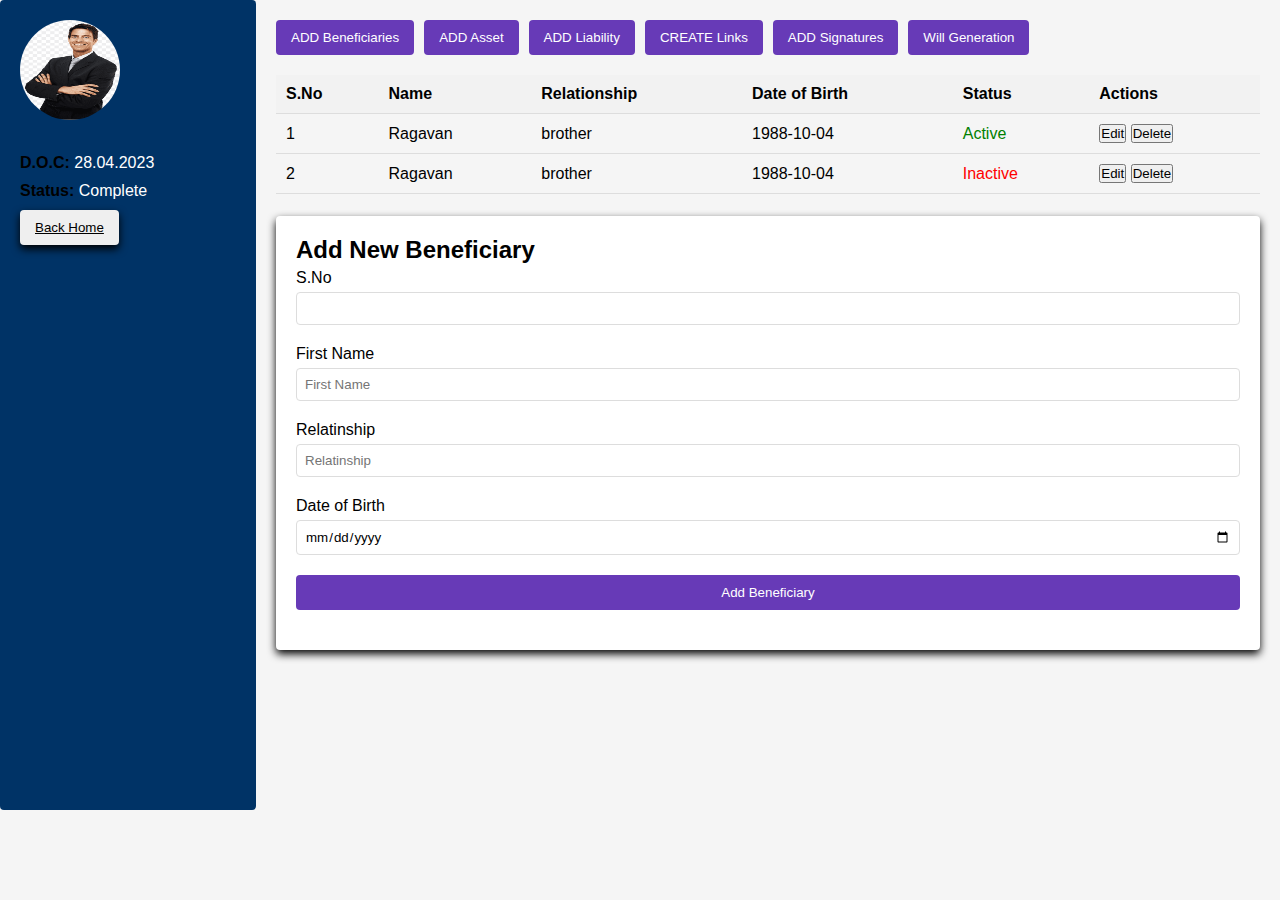
<file: index.html>
<!DOCTYPE html>
<html lang="en">
<head>
    <meta charset="UTF-8">
    <meta name="viewport" content="width=device-width, initial-scale=1.0">
    <title>Document</title>
    <link rel="stylesheet" href="style.css">
</head>
<body>
<!-- html -->
    <div class="menu">
        <div class="menu2">
            <img src="person1.png" alt="User">
            <p> <strong>D.O.C:</strong> 28.04.2023</p>
            <P> <strong>Status:</strong> Complete</P>
            <button><a href="index2.html">Back Home</a></button>
        </div>
    </div>

    <!-- content -->
    <div class="content">
        <div class="header">
            <button>ADD Beneficiaries</button>
            <button>ADD Asset</button>
            <button>ADD Liability</button>
            <button>CREATE Links</button>
            <button>ADD Signatures</button>
            <button>Will Generation</button>
        </div>

        <table>
            <thead>
                <tr>
                    <th>S.No</th>
                    <th>Name</th>
                    <th>Relationship</th>
                    <th>Date of Birth</th>
                    <th>Status</th>
                    <th>Actions</th>
                </tr>
            </thead>
            <tbody id="beneficiaryTable"></tbody>
        </table>

        <div class="container">
            <h2>Add New Beneficiary</h2>
            <div class="box">
                <label id="label1" >S.No</label>
                <input type="text" id="title" >
            </div>
            <div class="box">
                <label >First Name</label>
                <input type="text" id="firstName" placeholder="First Name">
            </div>
            <div class="box">
                <label >Relatinship</label>
                <input type="text" id="relationship" placeholder="Relatinship">
            </div>
            <div class="box">
                <label >Date of Birth</label>
                <input type="date" id="dateOfBirth">
            </div>
            <div class="box">
                <BUtton onclick="addBeneficiary()">Add Beneficiary</BUtton>
            </div>
            
        </div>
    </div>
<script src="script.js"></script>
</body>
</html>
</file>
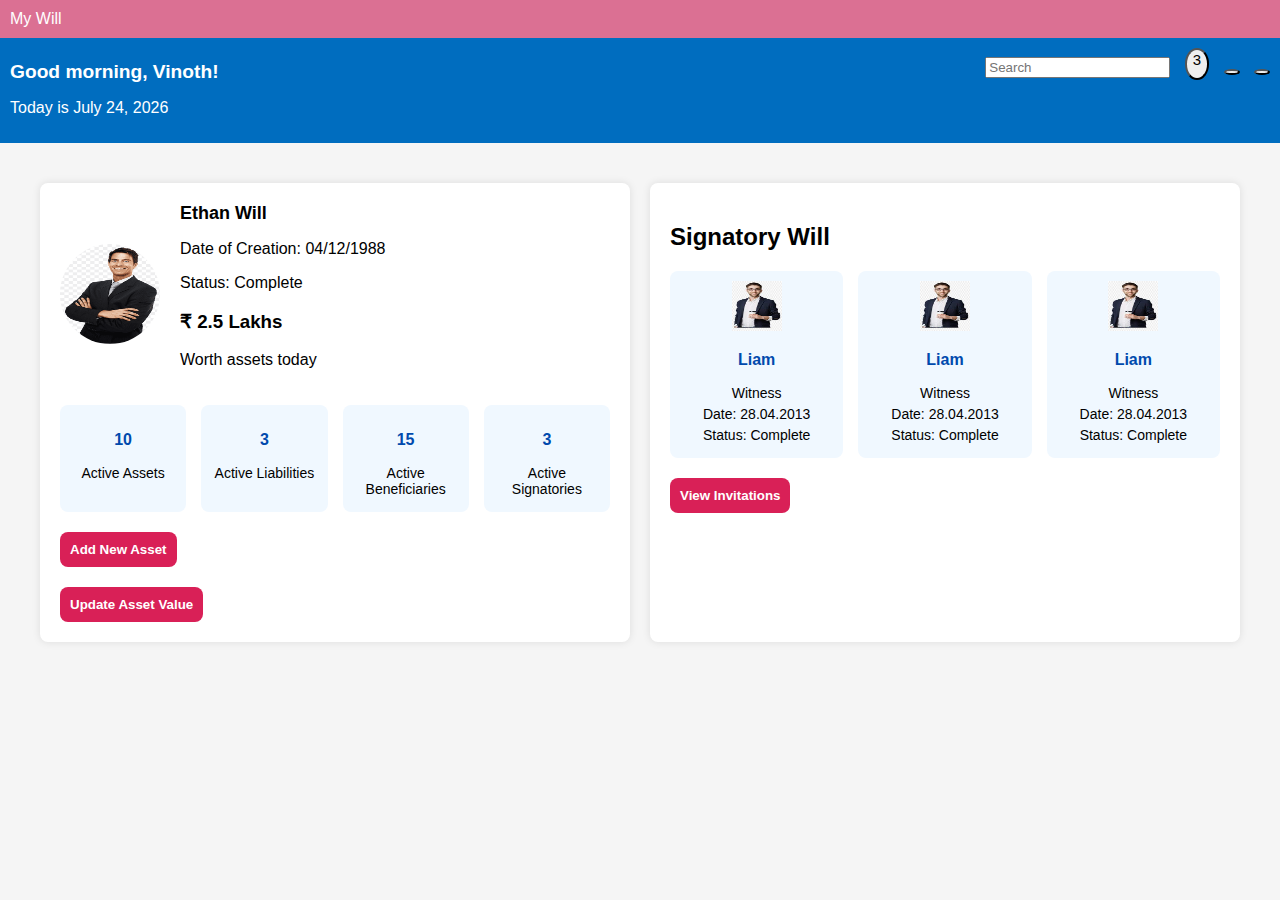
<file: index2.html>
<!DOCTYPE html>
<html lang="en">
<head>
<meta charset="UTF-8">
<meta name="viewport" content="width=device-width, initial-scale=1.0">
<title>My-Will Dashboard</title>
<link rel="stylesheet" href="https://cdnjs.cloudflare.com/ajax/libs/font-awesome/6.7.0/css/all.min.css" integrity="sha512-9xKTRVabjVeZmc+GUW8GgSmcREDunMM+Dt/GrzchfN8tkwHizc5RP4Ok/MXFFy5rIjJjzhndFScTceq5e6GvVQ==" crossorigin="anonymous" referrerpolicy="no-referrer" />
<link rel="stylesheet" href="style2.css">
</head>
<body>
  <div id="one">My Will</div>
  
<div class="first">
    <div class="box">
        <h1>Good morning, Vinoth!</h1>
        <p id="date">Today is August 27, 2018</p>
    </div>
  
  <div class="icons">
    <input type="text" class="Search" onkeyup="myFunction()" placeholder="Search" >
    <button class="icon"><i class="fas fa-bell"></i><sup>3</sup></button>
    <button class="icon"><i class="fas fa-cog" ></i></button>
    <button class="icon"><i class="fas fa-sign-in-alt"></i></button>
</div>
</div>

<!-- container -->
<div class="container">
  <div class="content">
    <div class="card">
      <div class="card-first">
        <img src="person1.png"  alt="Profile">
        <div>
          <h2>Ethan Will</h2>
          <p id="date">Date of Creation: 04/12/1988</p>
          <p id="status">Status: Complete</p>
          <h3 id="asset-value">₹ 2.5 Lakhs</h3>
          <p>Worth assets today</p>
        </div>
      </div>
      <div class="stats">
        <div class="box1">
          <h3 id="number">10</h3>
          <p>Active Assets</p>
        </div>
        <div class="box1">
          <h3 id="number1">3</h3>
          <p>Active Liabilities</p>
        </div>
        <div class="box1">
          <h3 id="number2">15</h3>
          <p>Active Beneficiaries</p>
        </div>
        <div class="box1">
          <h3 id="number3">3</h3>
          <p>Active Signatories</p>
        </div>
      </div>
      <button class="button1" id="demo" onclick="addNewAsset()">Add New Asset</button>
      <button class="button1" onclick="updateAssetvalue()">Update Asset Value</button>
    </div>

    <div class="card2">
      <h2>Signatory Will</h2>
      <div class="box2">
        <div class="box3" >
          <img src="person2.png" height="50px", width="50px" alt="User">
          <h3>Liam</h3>
          <p>Witness</p>
          <p>Date: 28.04.2013</p>
          <p>Status: Complete</p>
        </div>
        <div class="box3" >
          <img src="person2.png" height="50px", width="50px" alt="User">
          <h3>Liam</h3>
          <p>Witness</p>
          <p>Date: 28.04.2013</p>
          <p>Status: Complete</p>
        </div>
        <div class="box3" >
          <img src="person2.png" height="50px", width="50px" alt="User">
          <h3>Liam</h3>
          <p>Witness</p>
          <p>Date: 28.04.2013</p>
          <p>Status: Complete</p>
        </div>
      </div>
      <button class="button1" onclick="viewInvitations()">View Invitations</button>
    </div>
  </div>
</div>
<script src="script2.js"></script>

</body>
</html>
</file>
<file: style.css>
*{
    margin: 0;
    padding: 0;
    box-sizing: border-box;
    font-family: Arial, sans-serif;
}
body{
    display: flex;
    background-color: #f5f5f5;
}
.menu{
    background-color: #003366;
    color: #fff;
    height: 90vh;
    width: 20%;
    min-width: 245px;
    border-radius: 4px;

}
.menu2{
    padding: 20px;
}
.menu2 img{
    width: 100px;
    height: 100px;
    border-radius: 50%;
    margin-bottom: 20px;
}
.menu2 p{
    margin: 10px 0;
}
.menu2 strong{
    color: black;
}
.menu2 button{
    padding: 10px 15px;
    border-radius: 4px;
    border: none;
    box-shadow: 0px 4px 8px ;
}
.menu2 a{
    color: black;
    text-decoration: underline;
    transition: 0.5s; 
}
.menu2 a:hover{
    color: red;
}
/* content */
.content{
    flex: 1;
    padding: 20px;
}
.header{
    display: flex;
    flex-wrap: wrap;
    gap: 10px;
    margin-bottom: 20px;
}
.header button{
    padding: 10px 15px;
    background-color: #673ab7;
    color: #fff;
    border: none;
    cursor: pointer;
    border-radius: 4px;
}
/* table */
table{
    width: 100%;
    border-collapse: collapse;
    margin-bottom: 22px;
}
th,td{
    padding: 10px;
    text-align: left;
    border-bottom: 1px solid #ddd;
}
th{
    background-color: #f2f2f2;
}
.status-active{
    color: green;
}
.status-inactive{
    color: red;
}
.container{
    background-color: #fff;
    padding: 20px;
    border-radius: 4px;
    box-shadow: 0px 4px 8px 0px;
}
.box{
    margin-bottom: 20px;
}
#label1{
    margin-top: 5px;
}
.box label{
    display: block;
    margin-bottom: 5px;
}
.box input{
    width: 100%;
    padding: 8px;
    border: 1px solid #ddd;
    border-radius: 4px;
}
.box button{
    padding: 10px 15px;
    background-color: #673ab7;
    color: #fff;
    border: none;
    border-radius: 4px;
    width: 100%;
}
@media(max-width:768px){
    body{
        flex-direction: column;
    }
    .menu{
        width: 100%;
        justify-items: center;
        align-content: center;
        height: 250px;
    }
    
}
</file>
<file: style2.css>
body {
  font-family: Arial, sans-serif;
  margin: 0;
  padding: 0;
  background-color: #f5f5f5;
}
#one{
  display: flex;
  background-color: palevioletred;
  color: white;
  padding: 10px;

}

/* container */
.container {
  max-width: 1200px;
  margin: 0 auto;
  padding: 20px;
}
  
.first {
  display: flex;
  justify-content: space-between;
  padding: 10px;
  background-color: #006dbf;
  color: white;
}

.logo {
  font-size: 1.5em;
  font-weight: bold;
}

.box h1 {
  font-size: 1.2em;
  margin-bottom: 5px;
}

.icons .icon {
  margin-left: 10px;
  font-size: 18px;
  border-radius: 50%;
}

.search {
  padding: 5px;
  margin-right: 10px;
}
.content {
  display: flex;
  flex-wrap: wrap;
  gap: 20px;
  margin-top: 20px;
}

.card, .card2 {
  background-color: #fff;
  padding: 20px;
  border-radius: 8px;
  box-shadow: 0 0 8px rgba(0, 0, 0, 0.1);
  flex: 1;
  min-width: 300px;
}
.card-first img {
  width: 100px;
  height: 100px;
  border-radius: 50%;
}
  
.card-first{
  display: flex;
  align-items: center;
  gap: 20px;
}
  
.card-first h2 {
  font-size: 18px;
  margin: 0;
}
.stats, .box2 {
  display: flex;
  gap: 15px;
  margin-top: 20px;
  flex-wrap: wrap;
}
.box1, .box3 {
  flex: 1;
  text-align: center;
  padding: 10px;
  border-radius: 8px;
  background-color: #f0f8ff;
}
.box1 h3, .box3 h3 {
  font-size: 16px;
  color: #004aad;
}
  
.box1 p, .box3 p {
  font-size: 14px;
  margin: 5px 0;
}
.button1{
  display: block;
  text-align: center;
  margin-top: 20px;
  padding: 10px;
  border: none;
  background-color: #d92057;
  color: #fff;
  border-radius: 8px;
  text-decoration: none;
  font-weight: bold;
  cursor: pointer;
}

@media (max-width: 768px) {
  .info-header {
    flex-direction: column;
    align-items: center;
  }
}
</file>
